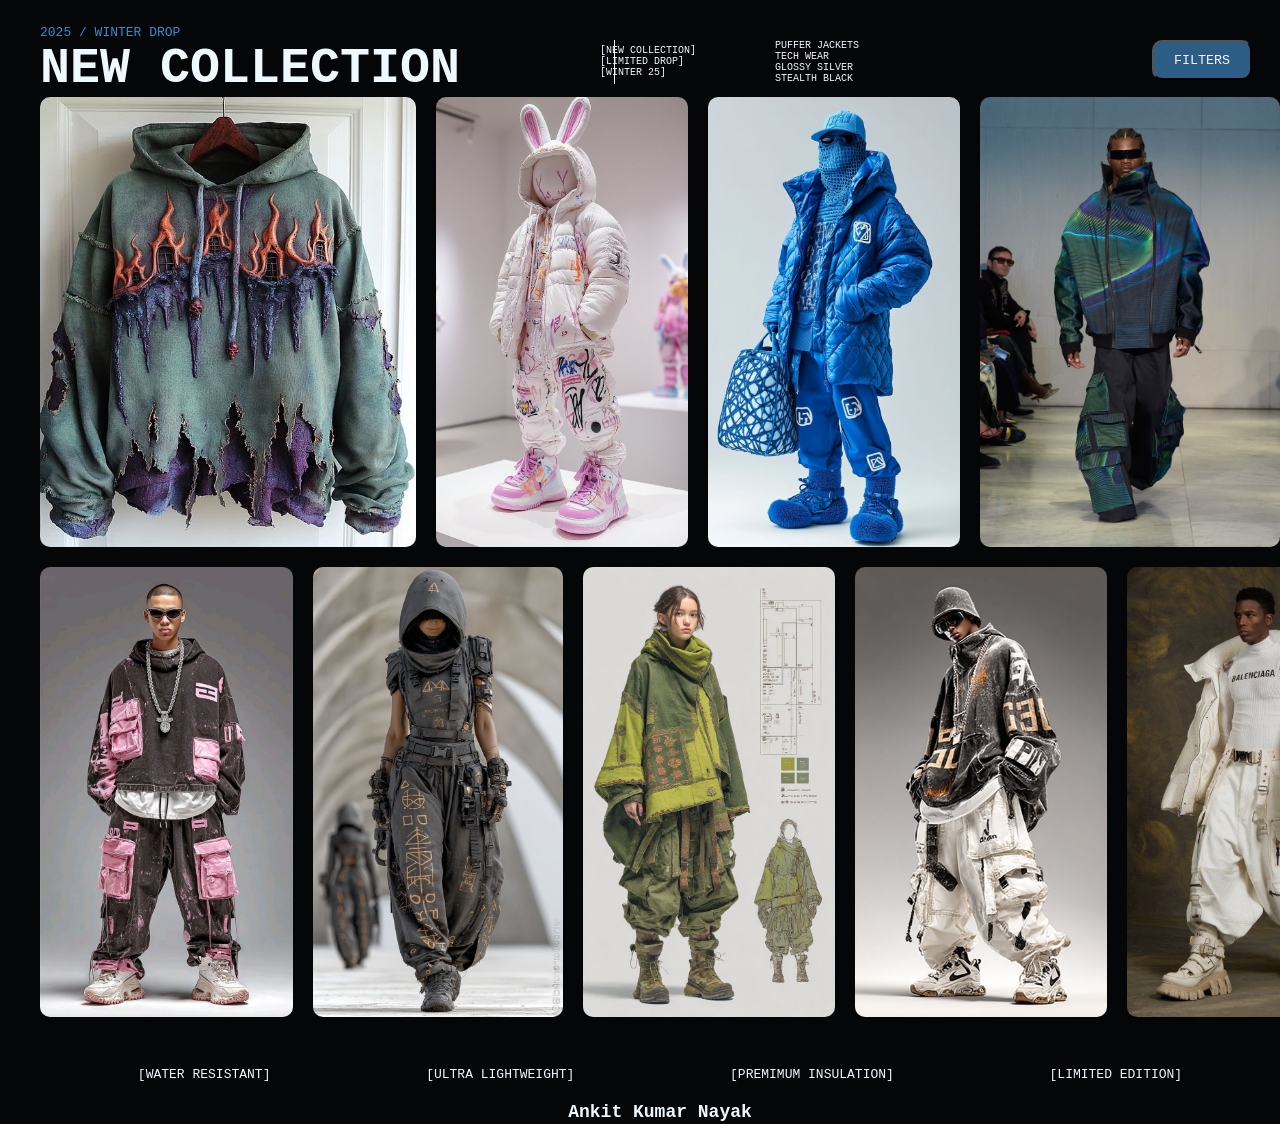
<file: Assignment 2/index.html>
<!doctype html>
<html lang="en">
  <head>
    <meta charset="UTF-8" />
    <meta name="viewport" content="width=device-width, initial-scale=1.0" />
    <title>Assignment 2</title>
    <link rel="stylesheet" href="style.css" />
  </head>
  <body>
    <nav id="navbar">
      <h1 id="heading">NEW COLLECTION</h1>
      <h4 id="headup">2025 / WINTER DROP</h4>
      <p id="l1">
        [NEW COLLECTION] <br />
        [LIMITED DROP] <br />
        [WINTER 25]
      </p>
      <div id="line"></div>
      <p id="l2">
        PUFFER JACKETS <br />
        TECH WEAR <br />
        GLOSSY SILVER <br />
        STEALTH BLACK
      </p>
      <button id="button">FILTERS</button>
    </nav>
    <div id="row1">
      <img src="/Assignment 2/img0.jpeg" height="450px" width="500px" alt="" />
      <img src="/Assignment 2/img1.jpeg" height="450px" alt="" />
      <img src="/Assignment 2/img2.jpeg" height="450px" alt="" />
      <img src="/Assignment 2/img4.jpeg" height="450px" />
    </div>
    <div id="row2">
      <img src="/Assignment 2/img6.jpeg" height="450px" alt="" />
      <img src="/Assignment 2/img7.jpeg" height="450px" alt="" />
      <img src="/Assignment 2/img8.jpeg" height="450px" alt="" />
      <img src="/Assignment 2/img5.jpeg" height="450px" alt="" />
      <img src="/Assignment 2/img3.jpeg" height="450px" width="280" alt="" />
    </div>

    <div id="ls">
      <p>[WATER RESISTANT]</p>
      <p>[ULTRA LIGHTWEIGHT]</p>
      <p>[PREMIMUM INSULATION]</p>
      <p>[LIMITED EDITION]</p>
    </div>
    <footer id="footer">
      <h1>Ankit Kumar Nayak</h1>
    </footer>
  </body>
</html>
</file>
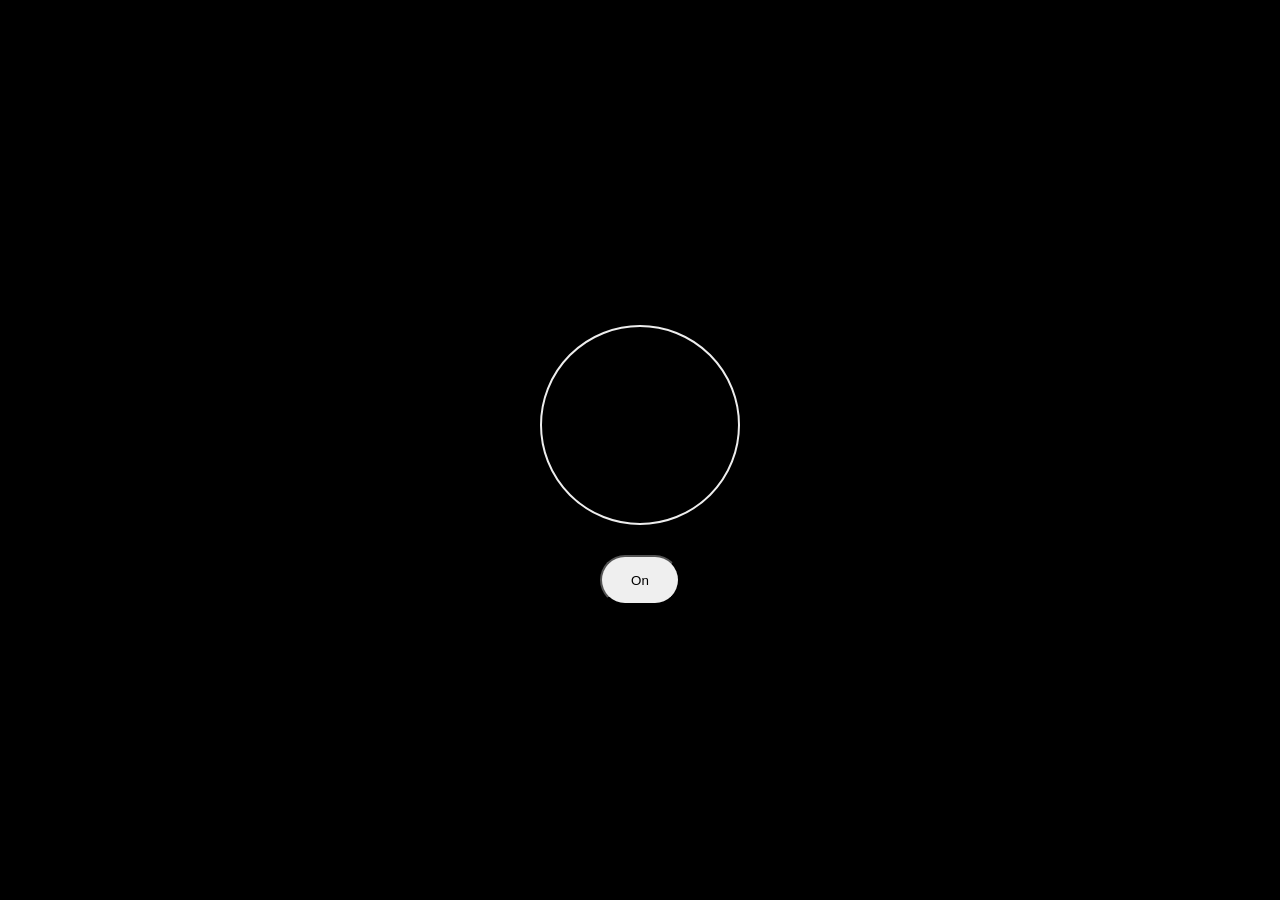
<file: BULB/index.html>
<!doctype html>
<html lang="en">
  <head>
    <meta charset="UTF-8" />
    <meta name="viewport" content="width=device-width, initial-scale=1.0" />
    <title>Bulb</title>
    <link rel="stylesheet" href="style.css" />
  </head>
  <body>
    <main>
      <div></div>
      <button>On</button>
    </main>
    <script src="script.js"></script>
  </body>
</html>
</file>
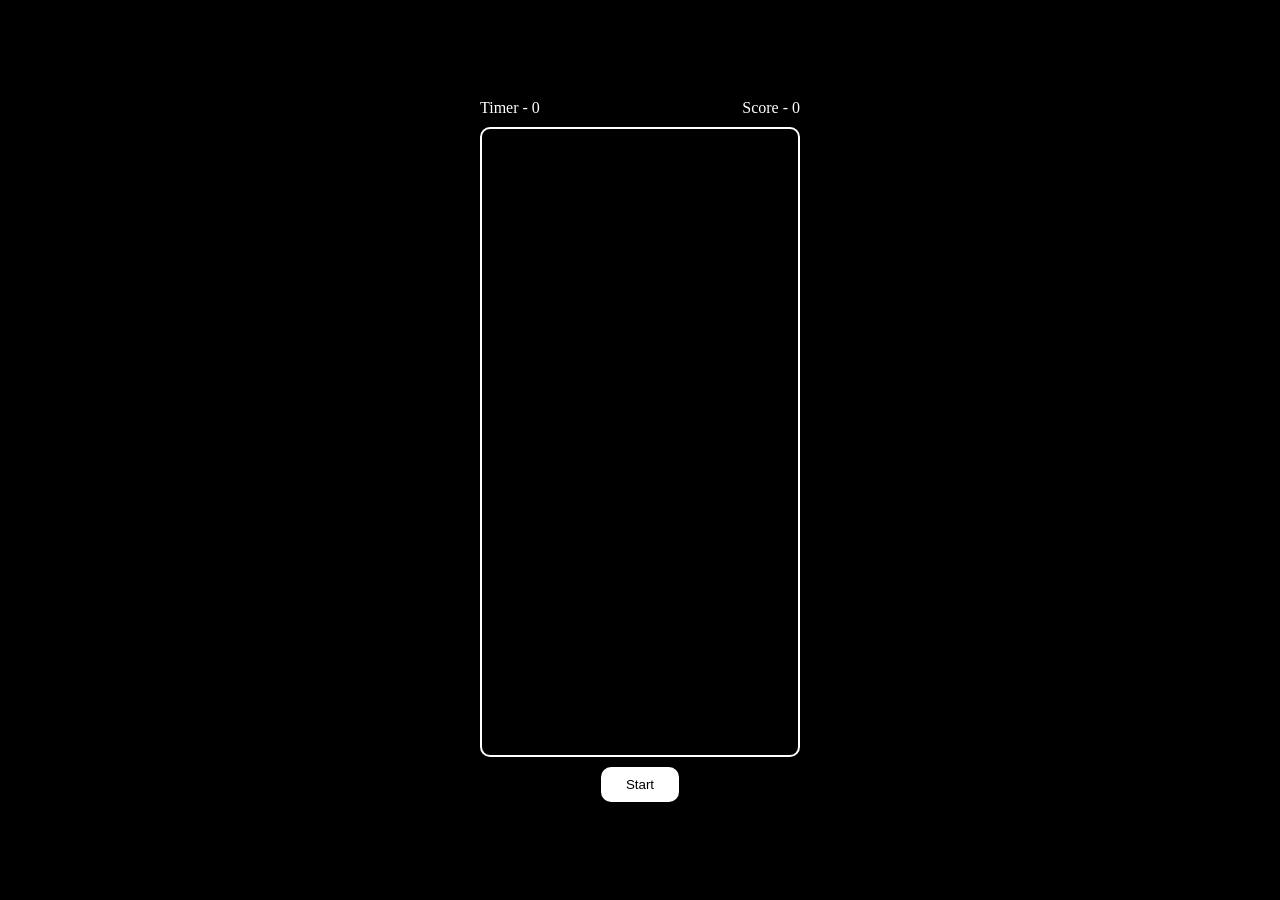
<file: Class/index.html>
<!doctype html>
<html lang="en">
  <head>
    <meta charset="UTF-8" />
    <meta name="viewport" content="width=device-width, initial-scale=1.0" />
    <title>Game</title>
    <link rel="stylesheet" href="style.css" />
  </head>
  <body>
    <div id="top">
      <p>Timer - <span id="timer">0</span></p>
      <p>Score - <span id="score">0</span></p>
    </div>
    <main></main>
    <button>Start</button>

    <div id="overlay">
      <h1>game over</h1>
    </div>

    <script src="script.js"></script>
  </body>
</html>
</file>
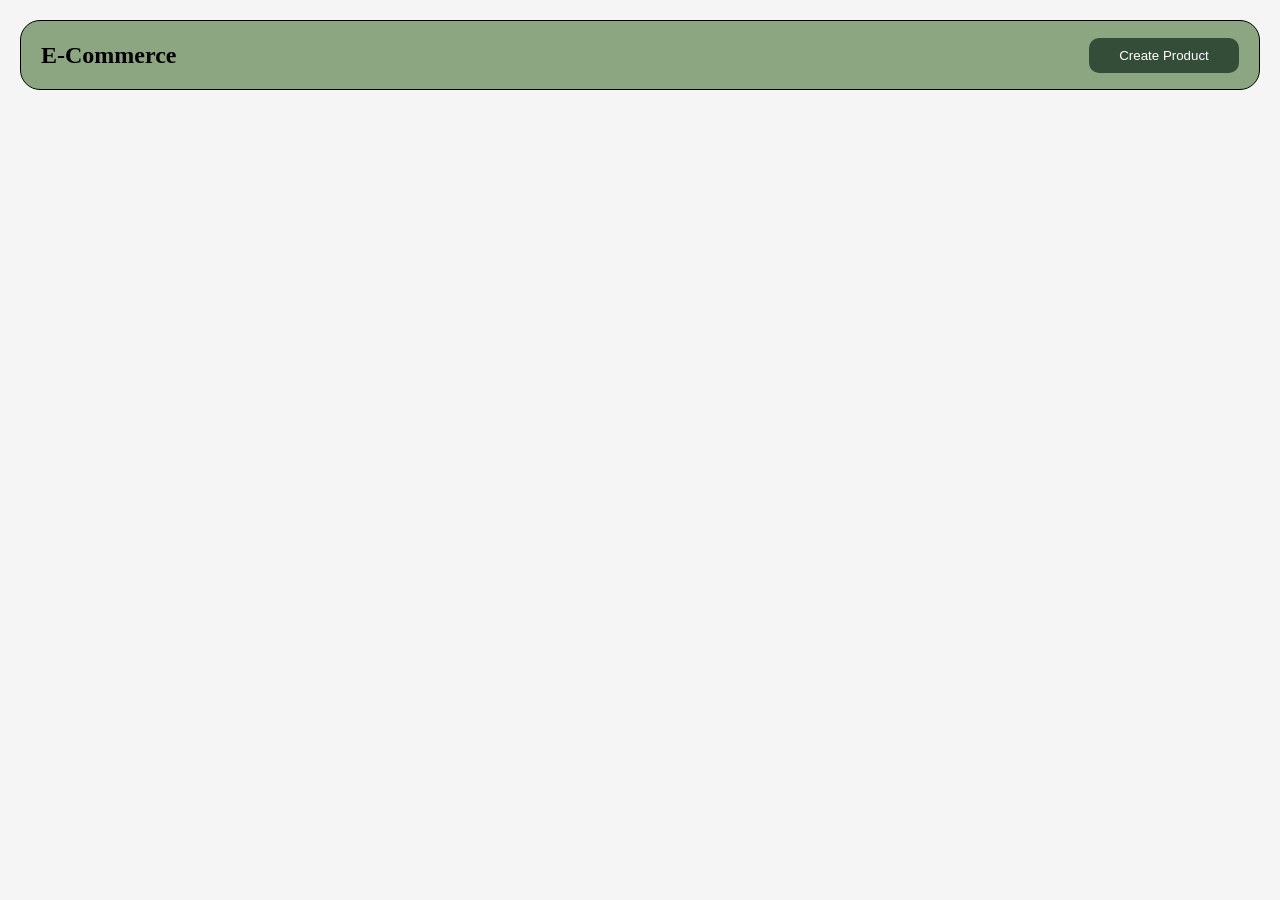
<file: E-commerce/index.html>
<!doctype html>
<html lang="en">
  <head>
    <meta charset="UTF-8" />
    <meta name="viewport" content="width=device-width, initial-scale=1.0" />
    <title>E-commerce</title>
    <link rel="stylesheet" href="style.css" />
  </head>
  <body>
    <main>
      <nav>
        <h1>E-Commerce</h1>
        <button id="Create">Create Product</button>
      </nav>

      <div id="products">
        <!-- <div class="proCrd">
          <div class="img">
            <img
              src="https://img4.dhresource.com/0x0/f3/albu/km/j/10/5f8b61ee-9ff0-470c-91cb-d9f0398e5f85.jpg"
              alt=""
            />
          </div>

          <div class="text">
            <h3>Name</h3>
            <p>Description</p>
            <p>Price</p>
          </div>

          <div class="btn">
            <button id="update">Update</button>
            <button id="delete">Delete</button>
          </div>
        </div> -->
      </div>

      <div class="form">
        <div class="top">
          <div></div>
          <h1 id="close">X</h1>
        </div>
        <form>
          <h1>Create Product</h1>
          <input type="text" placeholder="Product Name" />
          <input type="text" placeholder="Description" />
          <input type="number" placeholder="Price" />
          <input type="url" placeholder="imgurl" />
          <button>Create</button>
        </form>
      </div>
    </main>
    <script src="script.js"></script>
  </body>
</html>
</file>
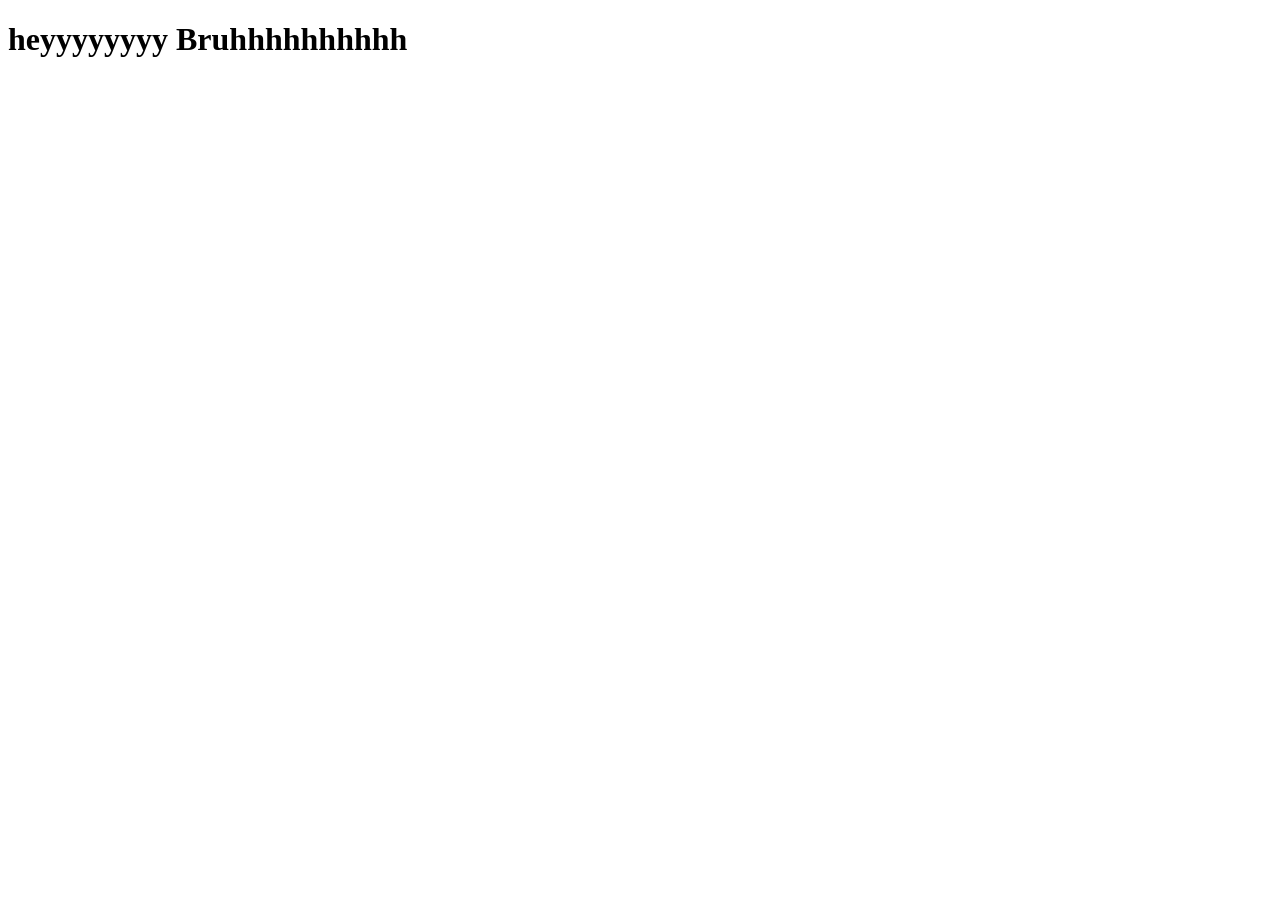
<file: Phase2JS/index.html>
<!doctype html>
<html lang="en">
  <head>
    <meta charset="UTF-8" />
    <meta name="viewport" content="width=device-width, initial-scale=1.0" />
    <title>Phase 2</title>
  </head>
  <body>
    <h1>heyyyyyyyy Bruhhhhhhhhhh</h1>
    <script src="./script.js"></script>
  </body>
</html>
</file>
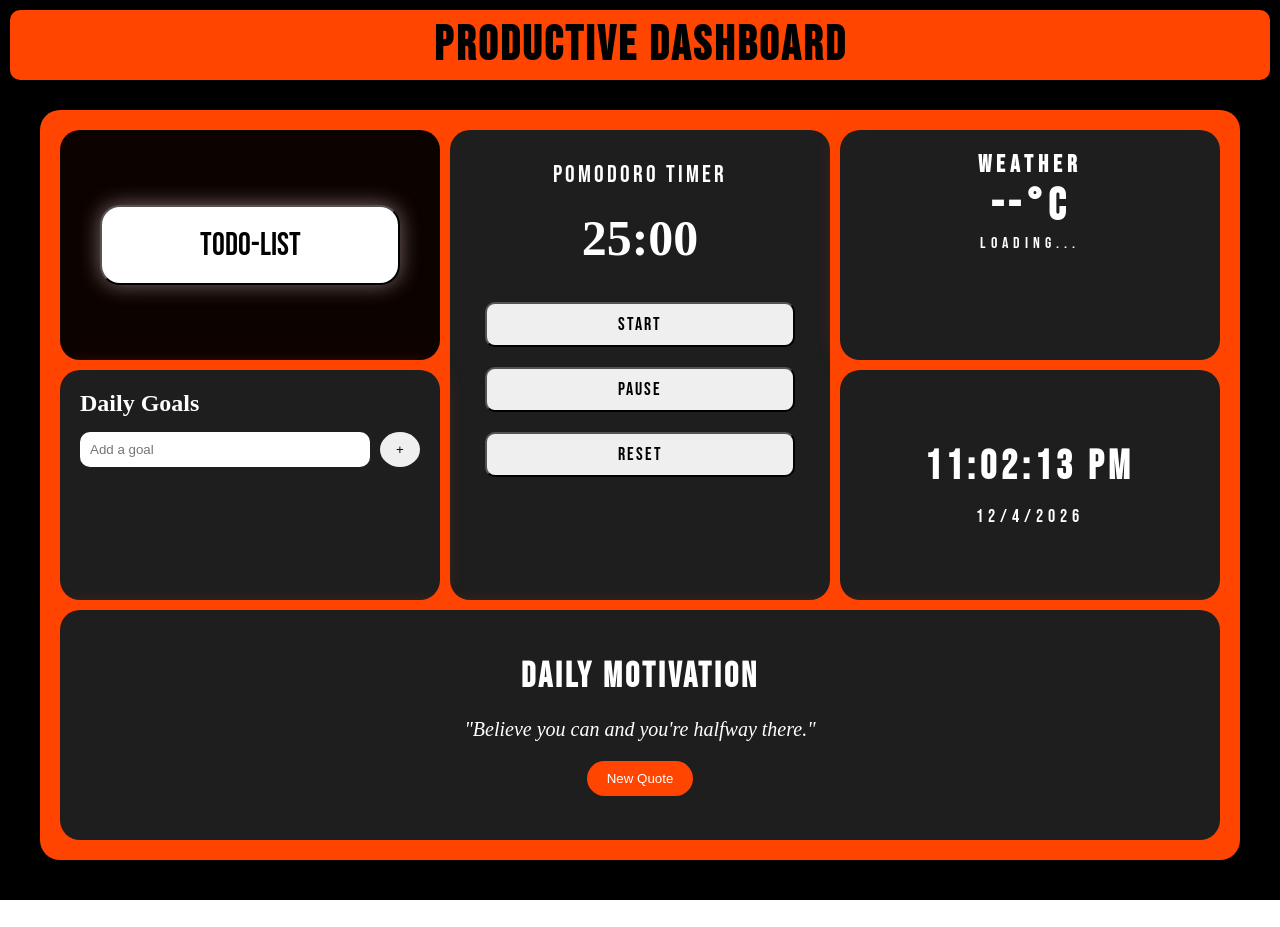
<file: ProductiveDashboard/index.html>
<!doctype html>
<html lang="en">
  <head>
    <meta charset="UTF-8" />
    <meta name="viewport" content="width=device-width, initial-scale=1.0" />
    <title>Productive Dashboard</title>
    <link rel="stylesheet" href="style.css" />
  </head>
  <body>
    <main>
      <nav>
        <h2>Productive Dashboard</h2>
      </nav>

      <div id="spacing">
        <div id="cardBox">
          <div id="todo">
            <button>TODO-LIST</button>
          </div>
          <div id="promodoro">
            <h2>Pomodoro Timer</h2>

            <h1 id="timer">25:00</h1>

            <button id="start">Start</button>
            <button id="pause">Pause</button>
            <button id="reset">Reset</button>
          </div>
          <div id="dailyGoal">
            <h2>Daily Goals</h2>

            <div class="goalInput">
              <input id="goalText" type="text" placeholder="Add a goal" />
              <button id="addGoal">+</button>
            </div>

            <ul id="goalList"></ul>
          </div>
          <div id="weather">
            <h2>Weather</h2>

            <h1 id="temp">--°C</h1>
            <p id="city">Loading...</p>
            <p id="condition"></p>
          </div>
          <div id="timeDate">
            <h2 id="time">3.00pm</h2>
            <p id="date">26/12/4</p>
          </div>
          <div id="motivation">
            <h2>Daily Motivation</h2>

            <p id="quote">"Believe you can and you're halfway there."</p>

            <button id="newQuote">New Quote</button>
          </div>
        </div>
      </div>

      <!-- TODO LIST MODAL -->

      <div id="todoContainer">
        <button id="todoClose">✕</button>
        <div id="taskBox">
          <!-- Tasks will appear here -->
        </div>
      </div>

      <div class="overlay"></div>

      <div class="flex">
        <div class="top">
          <div></div>
          <p id="close">X</p>
        </div>

        <form id="formBox">
          <input id="taskInput" type="text" placeholder="Enter Your Task" />

          <button>Create</button>
        </form>
      </div>
    </main>
    <script src="script.js"></script>
  </body>
</html>
</file>
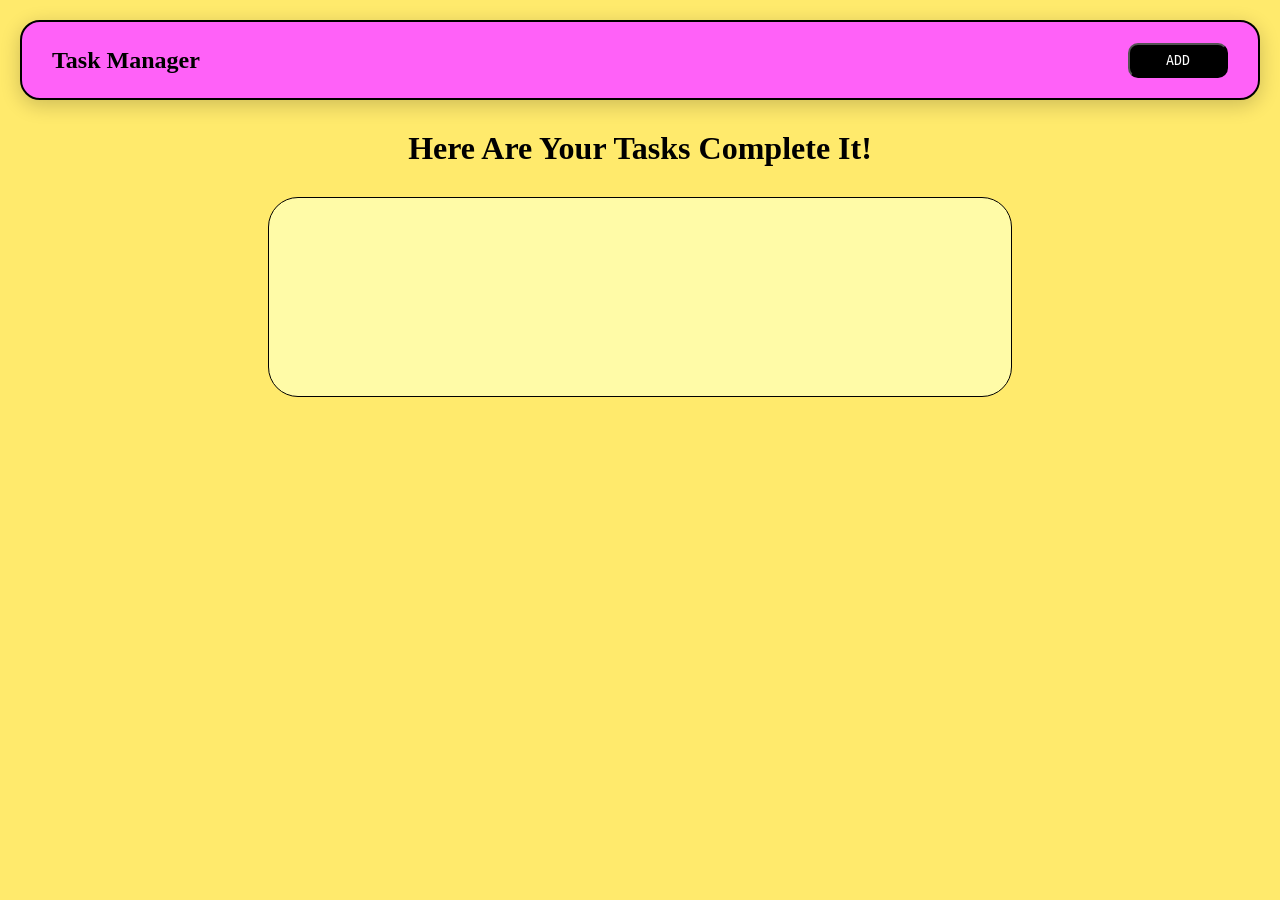
<file: taskManager/index.html>
<!doctype html>
<html lang="en">
  <head>
    <meta charset="UTF-8" />
    <meta name="viewport" content="width=device-width, initial-scale=1.0" />
    <title>Task Manager</title>
    <link rel="stylesheet" href="style.css" />
  </head>

  <body>
    <main>
      <nav id="navbar">
        <h1>Task Manager</h1>
        <button class="add">ADD</button>
      </nav>

      <h1>Here Are Your Tasks Complete It!</h1>

      <div id="mainBox">
        <!-- <div class="task">
          <p>Complete JavaScript Project</p>

          <div class="btn">
            <button>Edit</button>
            <button>Delete</button>
          </div>
        </div> -->
      </div>
      <div class="overlay"></div>
      <div class="flex">
        <div class="top">
          <div></div>
          <p id="close">X</p>
        </div>
        <form id="formBox">
          <input type="text" placeholder="Enter Your Task" />
          <button>Create</button>
        </form>
      </div>

      <script src="script.js"></script>
    </main>
  </body>
</html>
</file>
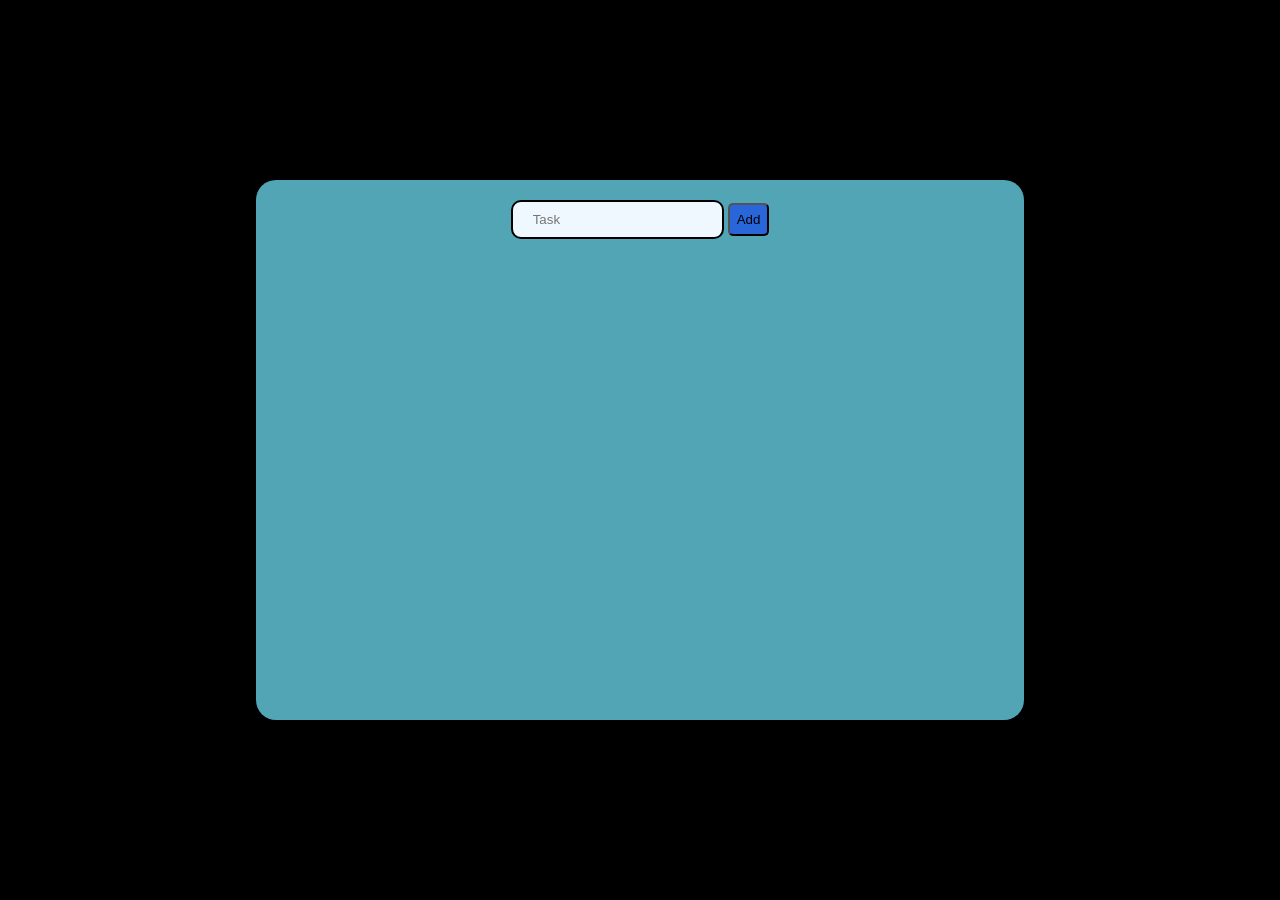
<file: Todolist/index.html>
<!doctype html>
<html lang="en">
  <head>
    <meta charset="UTF-8" />
    <meta name="viewport" content="width=device-width, initial-scale=1.0" />
    <title>TODO</title>
    <link rel="stylesheet" href="style.css" />
  </head>
  <body>
    <main>
      <div>
        <input type="text" placeholder="Task" />
        <button id="add">Add</button>
      </div>

      <div class="todo-list"></div>
    </main>
    <script src="script.js"></script>
  </body>
</html>
</file>
<file: Assignment 2/style.css>
* {
  margin: 0;
  padding: 0;
  box-sizing: border-box;
}

html,
body {
  height: 100%;
  width: 100%;
  margin: 10px;
  padding: 10px;
  background-color: rgb(4, 6, 7);
}
@media (max-width: 768px) {
  #row1,
  #row2 {
    flex-direction: column;
  }
  #row1 img,
  #row2 img {
    width: 100%;
    height: auto;
  }
  #navbar {
    flex-direction: column;
  }
}
#row1 {
  display: flex;
  position: relative;
  gap: 20px;
}

#row2 {
  display: flex;
  position: relative;
  top: 20px;
  gap: 20px;
}

img {
  border-radius: 10px;
}

#heading {
  color: aliceblue;
  /* position: absolute; */
  /* top: 57px; */
  font-family: monospace;
  font-size: 50px;
}
#headup {
  color: rgb(58, 139, 211);
  position: absolute;
  top: 25px;
  font-family: monospace;
  font-weight: 300;
}

#l1 {
  display: flex;
  color: aliceblue;
  position: absolute;
  font-family: monospace;
  font-size: x-small;
  top: 45px;
  left: 600px;
  gap: 20px;
}
#l2 {
  color: aliceblue;
  position: relative;
  left: 305px;
  font-size: x-small;
  font-family: monospace;
}
#navbar {
  display: flex;
  gap: 10px;
}
#line {
  background-color: aliceblue;
  position: absolute;
  height: 44px;
  width: 1px;
  left: 48%;
}
#button {
  color: aliceblue;
  background-color: rgb(45, 92, 133);
  width: 100px;
  height: 40px;
  border-radius: 10px;
  position: absolute;
  left: 90%;
  font-family: monospace;
}

#ls {
  display: flex;
  justify-content: space-around;
  color: aliceblue;
  font-family: monospace;
  margin-top: 50px;
  padding: 20px;
}

#footer {
  display: flex;
  color: aliceblue;
  align-items: center;
  justify-content: center;
  font-family: monospace;
  font-size: xx-small;
  font-weight: 600;
}
/* Ankit kumar nayak */
</file>
<file: BULB/style.css>
* {
  margin: 0;
  padding: 0;
  box-sizing: border-box;
}

html,
body {
  height: 100%;
  width: 100%;
  margin: 0px;
  padding: 0px;
  overflow: hidden;
}

main {
  height: 100%;
  width: 100%;
  display: flex;
  flex-direction: column;
  align-items: center;
  justify-content: center;
  background-color: black;
}

div {
  height: 200px;
  width: 200px;
  border: 2px solid rgb(238, 238, 238);
  margin: 30px;
  border-radius: 50%;
}

button {
  height: 50px;
  width: 80px;
  border-radius: 100px;
}

.lightup {
  background-color: yellow;
}
</file>
<file: Class/style.css>
* {
  margin: 0;
  padding: 0;
  box-sizing: border-box;
}

html,
body {
  height: 100%;
  width: 100%;
  background-color: black;
  display: flex;
  align-items: center;
  justify-content: center;
  flex-direction: column;
  gap: 10px;
}

main {
  position: relative;
  height: 70%;
  width: 25%;
  border: 2px solid white;
  border-radius: 10px;
  padding: 10px;
}

button {
  background-color: white;
  color: black;
  border-radius: 10px;
  padding: 10px 25px;
  border: none;
}

.box {
  position: absolute;
  height: 10%;
  border-radius: 10px;
  width: 15%;
  background-color: red;
}

#top {
  color: white;
  display: flex;
  width: 25%;
  justify-content: space-between;
}

#overlay {
  justify-content: center;
  align-items: center;
  display: none;
  position: absolute;
  height: 100%;
  width: 100%;
  background-color: rgba(0, 0, 0, 0.827);
  color: white;
  font-size: 50px;
  text-transform: uppercase;
  font-family:
    system-ui,
    -apple-system,
    BlinkMacSystemFont,
    "Segoe UI",
    Roboto,
    Oxygen,
    Ubuntu,
    Cantarell,
    "Open Sans",
    "Helvetica Neue",
    sans-serif;
}
</file>
<file: E-commerce/style.css>
* {
  margin: 0;
  padding: 0;
  box-sizing: border-box;
}

html,
body {
  width: 100%;
  min-height: 100vh;
  background: black;
}

main {
  width: 100%;
  min-height: 100vh;
  background: whitesmoke;
  padding: 20px;
}

nav {
  height: 70px;
  width: 100%;
  margin-bottom: 20px;

  display: flex;
  justify-content: space-between;
  align-items: center;

  background: rgba(104, 139, 90, 0.74);
  border: 1px solid black;
  border-radius: 20px;
  padding: 20px;
}

nav button {
  height: 35px;
  width: 150px;
  border: none;
  border-radius: 10px;
  background: rgb(52, 77, 56);
  color: white;
  cursor: pointer;
  transition: all 0.3s ease;
}

nav button:hover {
  background: white;
  color: black;
}

nav h1 {
  transition: 0.3s;
}

nav h1:hover {
  color: rgb(162, 206, 169);
}

#products {
  width: 100%;
  display: flex;
  gap: 20px;
  flex-wrap: wrap;
  gap: 20px;
}

.proCrd {
  width: 300px;
  background: white;
  border: 1px solid #ccc;
  border-radius: 12px;
  padding: 10px;

  display: flex;
  flex-direction: column;
  gap: 10px;

  box-shadow: 0 5px 20px rgba(0, 0, 0, 0.2);
  transition: 0.3s;
}

.proCrd:hover {
  transform: translateY(-5px);
}

.img {
  width: 100%;
  height: 220px;
}

.img img {
  width: 100%;
  height: 100%;
  object-fit: cover;
  border-radius: 10px;
}

.text {
  display: flex;
  flex-direction: column;
  gap: 5px;
}

.btn {
  display: flex;
  justify-content: space-between;
}

.btn button {
  width: 80px;
  height: 35px;
  border: none;
  border-radius: 8px;
  color: white;
  cursor: pointer;
}

#update {
  background: darkgoldenrod;
}

#delete {
  background: darkred;
}

.form {
  position: fixed;
  inset: 0;

  display: none;
  justify-content: center;
  align-items: center;
  flex-direction: column;

  background: rgba(0, 0, 0, 0.55);
}

form {
  width: 450px;
  background: wheat;
  border-radius: 15px;
  padding: 20px;

  display: flex;
  flex-direction: column;
  gap: 20px;
}

input {
  padding: 10px;
  border: 1px solid gray;
  border-radius: 10px;
  outline: none;
}

.form .top {
  width: 450px;
  display: flex;
  justify-content: space-between;
  align-items: center;
  color: rgb(17, 17, 17);
  margin-bottom: 10px;
}

.top h1 {
  font-family: monospace;
}
</file>
<file: ProductiveDashboard/style.css>
@import url("https://fonts.googleapis.com/css2?family=Bebas+Neue&family=Concert+One&family=Poppins:ital,wght@0,100;0,200;0,300;0,400;0,500;0,600;0,700;0,800;0,900;1,100;1,200;1,300;1,400;1,500;1,600;1,700;1,800;1,900&family=Ropa+Sans:ital@0;1&display=swap");

.bebas-neue-regular {
  font-family: "Bebas Neue", sans-serif;
  font-weight: 400;
  font-style: normal;
}

* {
  margin: 0;
  padding: 0;
  box-sizing: border-box;
}

html,
body {
  height: 100%;
  width: 100%;
  margin: 0px;
  padding: 0px;
  overflow: hidden;
}

main {
  background-color: black;
  height: 100%;
  width: 100%;
  padding: 10px;
}

nav {
  height: 8%;
  width: 100%;
  background-color: orangered;
  display: flex;
  align-items: center;
  justify-content: center;
  border-radius: 10px;
}

nav h2 {
  font-family: "Bebas Neue";
  font-size: xxx-large;
  letter-spacing: 3px;
  transition: 0.99s;
}

nav h2:hover {
  color: azure;
  cursor: pointer;
}

#spacing {
  height: 92%;
  width: 100%;
  padding: 30px;
}
#cardBox {
  display: grid;
  height: 100%;
  width: 100%;
  background-color: orangered;
  border-radius: 20px;
  padding: 20px;
  gap: 10px;
  grid-template-rows: repeat(3, 1fr);
  grid-template-columns: repeat(3, 1fr);
  grid-template-areas:
    "r11 r12 r13"
    "r21 r12 r23"
    "r31 r31 r31";
}

#todo {
  background-color: rgba(0, 0, 0, 0.952);
  grid-area: r11;
  display: flex;
  align-items: center;
  justify-content: center;
  border-radius: 20px;
}

#todo button {
  height: 80px;
  width: 300px;
  font-family: "Bebas Neue";
  font-size: xx-large;
  box-shadow: 0px 0px 20px rgb(121, 104, 104);
  background-color: rgb(255, 255, 255);
  transition: 0.99s;
  cursor: pointer;
  border-radius: 20px;
}

#todo button:hover {
  background-color: rgb(255, 255, 255);
}
#promodoro {
  grid-area: r12;
  background-color: #1e1e1e;
  color: white;
  padding: 30px;
  border-radius: 20px;
  text-align: center;
  display: flex;
  flex-direction: column;
  gap: 10px;
}
#timer {
  font-size: 50px;
  margin-top: 10px;
  margin-bottom: 20px;
}

#promodoro button {
  padding: 10px 20px;
  margin: 5px;
  cursor: pointer;
  border-radius: 10px;
  font-size: large;
  font-family: "Bebas Neue";
  letter-spacing: 2px;
  transition: 0.9s;
}

#promodoro h2 {
  font-family: "Bebas Neue";
  letter-spacing: 3px;
  font-weight: 300;
}
#promodoro button:hover {
  background-color: orange;
}
#dailyGoal {
  background-color: #1e1e1e;
  color: white;
  border-radius: 20px;
  padding: 20px;

  display: flex;
  flex-direction: column;
  gap: 15px;

  box-shadow: 0 0 20px rgba(255, 69, 0, 0.5);
  grid-area: r21;
}

.goalInput {
  display: flex;
  gap: 10px;
}

.goalInput input {
  flex: 1;
  padding: 10px;
  border-radius: 10px;
  border: none;
}

.goalInput button {
  width: 40px;
  border-radius: 50%;
  border: none;
  cursor: pointer;
}

#goalList {
  list-style: none;
}

.goal {
  background-color: #2b2b2b;
  padding: 10px;
  margin-top: 10px;
  border-radius: 10px;

  display: flex;
  justify-content: space-between;
}

.completed {
  text-decoration: line-through;
  opacity: 0.5;
}
#weather {
  /* background-color: whitesmoke; */
  grid-area: r13;
  background-color: #1e1e1e;
  color: white;
  padding: 20px;
  border-radius: 20px;
  font-family: "Bebas Neue";
  display: flex;
  flex-direction: column;
  align-items: center;
  letter-spacing: 5px;

  box-shadow: 0 0 20px rgba(255, 69, 0, 0.5);
}

#temp {
  font-size: 45px;
}
#timeDate {
  background-color: whitesmoke;
  grid-area: r23;
}

#timeDate {
  background-color: #1e1e1e;
  color: white;
  border-radius: 20px;
  padding: 20px;

  display: flex;
  flex-direction: column;
  justify-content: center;
  align-items: center;
}

#time {
  font-size: 40px;
  margin-bottom: 10px;
  font-family: "Bebas Neue";
  letter-spacing: 5px;
}

#date {
  font-size: 18px;
  margin-top: 5px;
  letter-spacing: 2px;
  font-family: "Bebas Neue";
  letter-spacing: 5px;
}
#motivation {
  background-color: #1e1e1e;
  color: white;

  border-radius: 20px;
  padding: 30px;

  display: flex;
  flex-direction: column;
  justify-content: center;
  align-items: center;

  text-align: center;

  box-shadow: 0 0 20px rgba(255, 69, 0, 0.5);
  grid-area: r31;
}
#motivation h2 {
  font-family: "Bebas Neue", sans-serif;
  letter-spacing: 3px;
  font-size: 35px;
}

#quote {
  margin: 20px;
  font-size: 20px;
  font-style: italic;
}

#newQuote {
  background-color: orangered;
  color: white;

  border: none;
  padding: 10px 20px;

  border-radius: 20px;
  cursor: pointer;
}

#overlay {
  min-height: 100vh;
  width: 100%;
  background-color: #f5f5f5;
  padding: 30px;
display: flex;
  position: relative;
}



.task {
  width: 280px;
  min-height: 150px;

  background-color: white;
  border-radius: 15px;
  padding: 20px;

  display: flex;
  flex-direction: column;
  justify-content: space-between;

  box-shadow: 0 10px 25px rgba(0, 0, 0, 0.1);
}

.task p {
  font-size: 18px;
  font-weight: 600;
  color: #222;
}

.btn {
  display: flex;
  gap: 10px;
}

.btn button {
  flex: 1;
  padding: 10px;

  border: none;
  border-radius: 8px;

  cursor: pointer;
  font-size: 14px;
  font-weight: 600;

  transition: 0.3s;
}

.btn button:first-child {
  background-color: #ff9f1c;
  color: white;
}

.btn button:first-child:hover {
  background-color: #e88900;
}

.btn button:last-child {
  background-color: #e63946;
  color: white;
}

.btn button:last-child:hover {
  background-color: #c1121f;
}


/* TODO PAGE */


#todoContainer{

    position:fixed;

    top:0;
    left:0;

    width:100%;
    height:100%;

    background:#f5f5f5;

    padding:30px;

    overflow-y:auto;

    display:none;

    z-index:10;

}


#todoContainer h1{

    margin-bottom:20px;

}



#todoClose{

    position:absolute;

    right:30px;
    top:20px;

    background:red;

    color:white;

    border:none;

    padding:10px 20px;

    border-radius:10px;

    cursor:pointer;

}



#taskBox{

    display:flex;

    flex-wrap:wrap;

    gap:20px;

}



.task{

    width:280px;

    min-height:150px;

    background:white;

    border-radius:15px;

    padding:20px;


    display:flex;

    flex-direction:column;

    justify-content:space-between;


    box-shadow:0 10px 25px rgba(0,0,0,0.2);


}



.task p{

    font-size:20px;

    font-weight:bold;

}



.btn{

    display:flex;

    gap:10px;

}



.btn button{

    flex:1;

    padding:10px;

    border:none;

    border-radius:8px;

    cursor:pointer;

}



.btn button:first-child{

    background:orange;

    color:white;

}


.btn button:last-child{

    background:red;

    color:white;

}
</file>
<file: taskManager/style.css>
* {
  margin: 0;
  padding: 0;
  box-sizing: border-box;
}

html,
body {
  width: 100%;
  height: 100%;
}

main {
  background-color: rgb(255, 234, 108);

  min-height: 100vh;
  width: 100%;

  padding: 20px;

  display: flex;

  flex-direction: column;

  align-items: center;

  gap: 30px;
}

nav {
  height: 80px;

  width: 100%;

  background-color: #ff61f8;

  display: flex;

  justify-content: space-between;

  align-items: center;

  padding: 10px 30px;

  border-radius: 20px;

  border: 2px solid black;

  box-shadow: 0 5px 20px rgba(0, 0, 0, 0.2);
}

nav h1 {
  font-family: cursive;
}

nav button {
  font-family: monospace;

  background-color: black;

  color: white;

  height: 35px;

  width: 100px;

  border-radius: 10px;
}

nav button:hover {
  background-color: white;

  color: black;

  cursor: pointer;

  transition: 0.3s;
}

#mainBox {
  background-color: #fffba7;

  width: 60%;

  min-height: 200px;

  border-radius: 30px;

  border: 1px solid black;

  padding: 25px;

  display: flex;

  flex-direction: column;

  gap: 20px;
}

.task {
  background-color: white;

  width: 100%;

  padding: 20px;

  border-radius: 20px;

  border: 1px solid black;

  display: flex;

  justify-content: space-between;

  align-items: center;
}

.task p {
  font-size: 25px;

  font-family: cursive;
}

.btn {
  display: flex;

  gap: 20px;
}

.btn button {
  height: 35px;

  width: 100px;

  border-radius: 10px;

  background: black;

  color: white;
}

.btn button:hover {
  background: white;

  color: black;

  cursor: pointer;
}

.flex {
  position: fixed;
  box-shadow: 0 10px 30px rgba(0, 0, 0, 0.3);
  top: 50%;

  left: 50%;

  transform: translate(-50%, -50%);

  width: 350px;

  background-color: rgb(154, 27, 27);

  padding: 20px;

  border-radius: 20px;

  border: 2px solid black;

  display: none;

  flex-direction: column;
}

.top {
  display: flex;

  justify-content: space-between;

  align-items: center;

  font-family: monospace;

  font-size: x-large;
}

#close {
  cursor: pointer;
}

#formBox {
  display: flex;

  flex-direction: column;

  gap: 20px;

  margin-top: 20px;
}

input {
  height: 50px;

  width: 100%;

  padding: 10px;

  border-radius: 10px;

  border: 1px solid black;

  font-size: 18px;
}

#formBox button {
  height: 40px;

  width: 100%;

  font-family: monospace;

  font-size: large;

  border-radius: 10px;

  color: white;

  background-color: black;

  cursor: pointer;
}

#formBox button:hover {
  background-color: white;

  color: black;
}
.overlay {
  position: fixed;

  top: 0;
  left: 0;

  width: 100%;
  height: 100%;

  background-color: rgba(0, 0, 0, 0.5);

  display: none;

  z-index: 5;
}
</file>
<file: Todolist/style.css>
* {
  margin: 0;
  padding: 0;
  box-sizing: border-box;
}

html,
body {
  height: 100%;
  width: 100%;
  margin: 0px;
  padding: 0px;
  overflow: hidden;
  display: flex;
  justify-content: center;
  align-items: center;
  background-color: black;
}

main {
  height: 60%;
  width: 60%;
  background-color: rgb(81, 165, 180);
  border-radius: 20px;
  padding: 20px;
  display: flex;
  flex-direction: column;
  align-items: center;
  gap: 30px;
}

input {
  padding: 10px 20px;
  border-radius: 10px;
  border: 2px solid black;
  background-color: aliceblue;
  color: black;
}

#add {
  padding: 7px;
  border-radius: 5px;
  color: black;
  background-color: rgb(40, 102, 218);
  cursor: pointer;
}

.todo-list {
  width: 70%;
  display: flex;
  flex-direction: column;

  gap: 10px;
}

.li {
  display: flex;
  width: 100%;
  border: 1px solid brown;
  padding: 10px 15px;
  border-radius: 10px;
  background-color: white;
  justify-content: space-between;
}

h3 {
  font-size: 15px;
  font-weight: 500;
}

.btn {
  padding: 2px 25px;
  border: none;
  border-radius: 10px;
}

.edit {
  background-color: darkgoldenrod;
  color: white;
}
.del {
  background-color: darkred;
  color: white;
}
</file>
